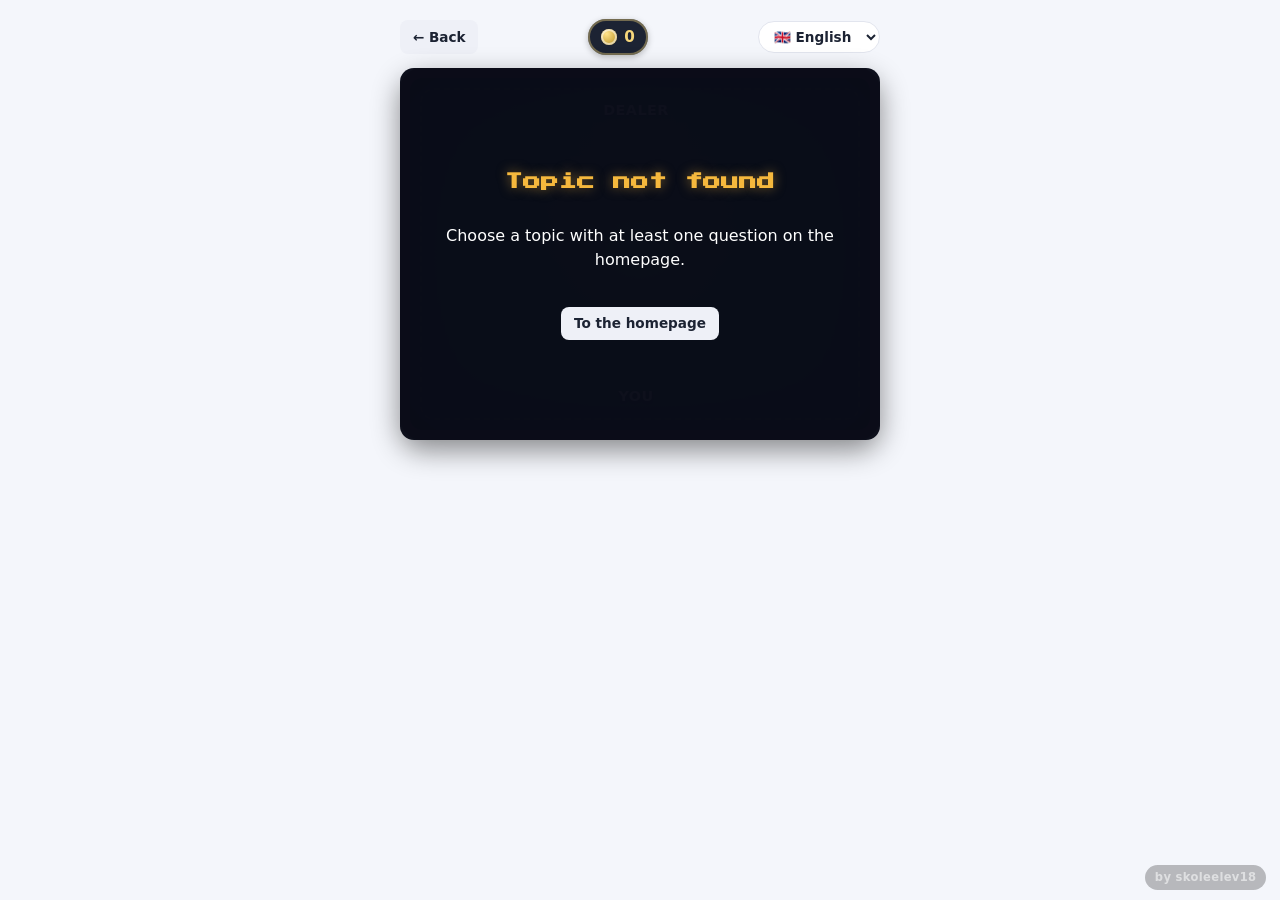
<file: blackjack.html>
<!DOCTYPE html>
<html lang="no">
<head>
<meta charset="UTF-8" />
<meta name="viewport" content="width=device-width, initial-scale=1.0" />
<title>Quiz Blackjack — Triumph</title>
<link href="https://fonts.googleapis.com/css2?family=Press+Start+2P&display=swap" rel="stylesheet" />
<link rel="stylesheet" href="style.css?v=4" />
<link rel="stylesheet" href="flappy.css?v=4" />
<link rel="stylesheet" href="blackjack.css?v=4" />
</head>
<body class="game-body">
<div class="game-topbar">
  <a href="index.html" class="secondary back-link" data-i18n="backLink"></a>
  <div id="deck-title" class="deck-title"></div>
  <div class="chip-badge">
    <span class="chip-badge-icon"></span>
    <span id="chips-display">0</span>
  </div>
  <div id="coin-badge"></div>
  <div id="lang-switcher"></div>
</div>

<div class="bj-wrap">
  <div class="bj-table">
    <div class="bj-felt-ring"></div>

    <div class="bj-row bj-row-dealer">
      <div class="bj-label"><span data-i18n="dealerLabel"></span> <span id="dealer-total" class="bj-total"></span></div>
      <div id="dealer-cards" class="bj-cards"></div>
    </div>

    <p id="bj-message" class="bj-message" aria-live="polite"></p>

    <div class="bj-row bj-row-player">
      <div id="player-cards" class="bj-cards"></div>
      <div class="bj-label"><span data-i18n="playerLabel"></span> <span id="player-total" class="bj-total"></span></div>
    </div>
  </div>

  <div id="panel-betting" class="bj-panel">
    <p class="bj-panel-title" data-i18n="chooseBet"></p>
    <div id="bet-buttons" class="chip-rack"></div>
    <div class="bet-custom">
      <input type="number" id="bet-input" min="1" value="10" />
      <button id="deal-btn" data-i18n="dealBtn"></button>
    </div>
  </div>

  <div id="panel-playing" class="bj-panel bj-panel-round hidden">
    <button id="hit-btn" class="round-btn round-btn-hit" data-i18n="hitBtn"></button>
    <button id="double-btn" class="round-btn round-btn-double" data-i18n="doubleBtn"></button>
    <button id="stand-btn" class="round-btn round-btn-stand" data-i18n="standBtn"></button>
  </div>

  <div id="panel-resolved" class="bj-panel hidden">
    <p id="resolved-text" aria-live="polite"></p>
    <button id="continue-btn" data-i18n="continueBtn"></button>
  </div>

  <div id="overlay-question" class="overlay hidden">
    <p id="question-progress" class="question-progress"></p>
    <h3 id="question-text" aria-live="polite"></h3>
    <div id="question-options" class="question-options"></div>
    <p id="question-feedback" class="question-feedback" aria-live="polite"></p>
    <button id="next-question-btn" class="hidden" data-i18n="nextQuestionBtn"></button>
  </div>

  <div id="overlay-empty" class="overlay hidden">
    <h2 data-i18n="emptyDeckTitle"></h2>
    <p data-i18n="emptyDeckText"></p>
    <a href="index.html" class="secondary back-link" data-i18n="toHomepage"></a>
  </div>
</div>

<div class="watermark">by skoleelev18</div>

<script src="js/i18n.js?v=4"></script>
<script src="js/storage.js?v=4"></script>
<script src="js/coins.js?v=4"></script>
<script src="js/theme.js?v=4"></script>
<script src="js/blackjack.js?v=4"></script>
</body>
</html>
</file>
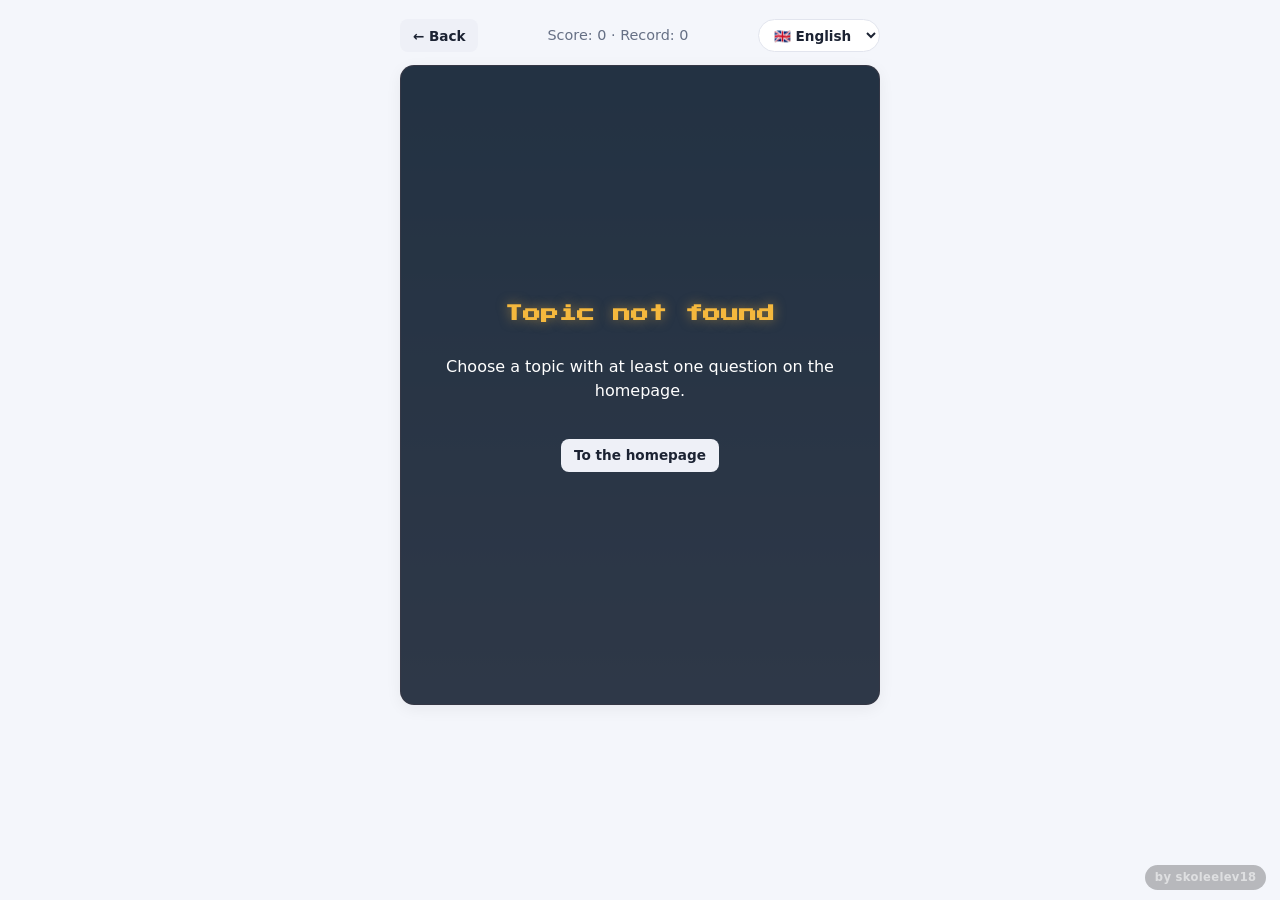
<file: flappy.html>
<!DOCTYPE html>
<html lang="no">
<head>
<meta charset="UTF-8" />
<meta name="viewport" content="width=device-width, initial-scale=1.0" />
<title>Flappy Quiz — Triumph</title>
<link href="https://fonts.googleapis.com/css2?family=Press+Start+2P&display=swap" rel="stylesheet" />
<link rel="stylesheet" href="style.css?v=4" />
<link rel="stylesheet" href="flappy.css?v=4" />
</head>
<body class="game-body">
<div class="game-topbar">
  <a href="index.html" class="secondary back-link" data-i18n="backLink"></a>
  <div id="deck-title" class="deck-title"></div>
  <div class="score-line">
    <span data-i18n="pointsLabel"></span>: <span id="score-display">0</span> ·
    <span data-i18n="recordLabel"></span>: <span id="highscore-display">0</span>
  </div>
  <div id="coin-badge"></div>
  <div id="lang-switcher"></div>
</div>

<div class="game-wrap">
  <canvas id="game-canvas" width="480" height="640" role="img" aria-label="Flappy Quiz spillbrett"></canvas>

  <div id="overlay-start" class="overlay">
    <h2 data-i18n="flappyTitle"></h2>
    <p id="overlay-start-text" data-i18n="flappyIntro"></p>
    <p data-i18n="flappyIntro2"></p>
    <button id="start-btn" data-i18n="startGameBtn"></button>
  </div>

  <div id="overlay-question" class="overlay hidden">
    <h3 id="question-text" aria-live="polite"></h3>
    <div id="question-options" class="question-options"></div>
    <p id="question-feedback" class="question-feedback" aria-live="polite"></p>
  </div>

  <div id="overlay-gameover" class="overlay hidden">
    <h2 data-i18n="gameOverTitle"></h2>
    <p id="gameover-summary" aria-live="polite"></p>
    <button id="restart-btn" data-i18n="playAgainBtn"></button>
    <a href="index.html" class="secondary back-link" data-i18n="backToDecks"></a>
  </div>

  <div id="overlay-empty" class="overlay hidden">
    <h2 data-i18n="emptyDeckTitle"></h2>
    <p data-i18n="emptyDeckText"></p>
    <a href="index.html" class="secondary back-link" data-i18n="toHomepage"></a>
  </div>
</div>

<div class="watermark">by skoleelev18</div>

<script src="js/i18n.js?v=4"></script>
<script src="js/storage.js?v=4"></script>
<script src="js/coins.js?v=4"></script>
<script src="js/theme.js?v=4"></script>
<script src="js/flappy.js?v=4"></script>
</body>
</html>
</file>
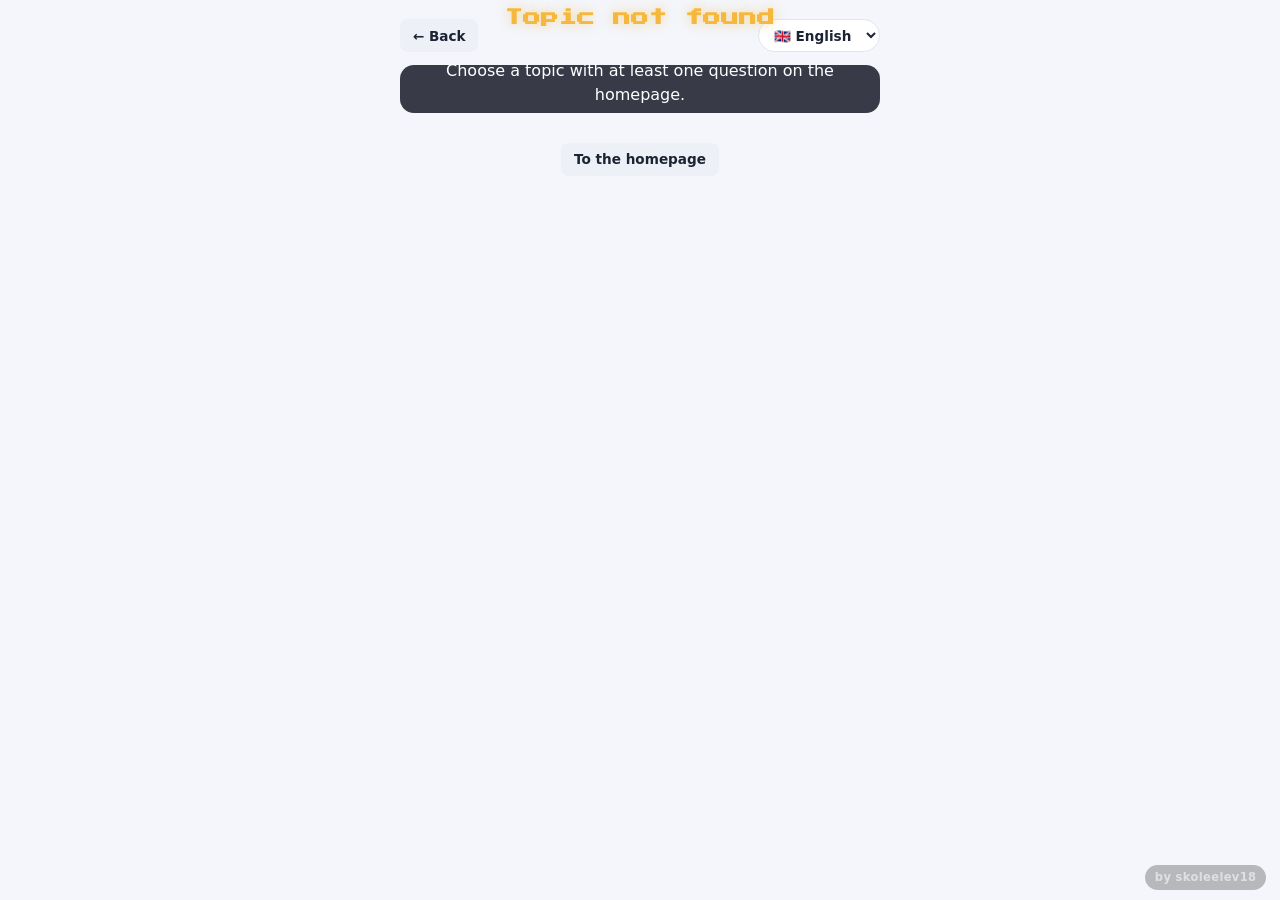
<file: flashcards.html>
<!DOCTYPE html>
<html lang="no">
<head>
<meta charset="UTF-8" />
<meta name="viewport" content="width=device-width, initial-scale=1.0" />
<title>Flashcards — Triumph</title>
<link href="https://fonts.googleapis.com/css2?family=Press+Start+2P&display=swap" rel="stylesheet" />
<link rel="stylesheet" href="style.css?v=4" />
<link rel="stylesheet" href="flappy.css?v=4" />
<link rel="stylesheet" href="flashcards.css?v=4" />
</head>
<body class="game-body">
<div class="game-topbar">
  <a href="index.html" class="secondary back-link" data-i18n="backLink"></a>
  <div id="deck-title" class="deck-title"></div>
  <div class="score-line">
    <span id="progress-label"></span>
  </div>
  <div id="coin-badge"></div>
  <div id="lang-switcher"></div>
</div>

<div class="fc-wrap">
  <div id="overlay-empty" class="overlay hidden">
    <h2 data-i18n="emptyDeckTitle"></h2>
    <p data-i18n="emptyDeckText"></p>
    <a href="index.html" class="secondary back-link" data-i18n="toHomepage"></a>
  </div>

  <div id="fc-game">
    <div class="flip-card" id="flip-card" tabindex="0" role="button" aria-live="polite">
      <div class="flip-card-inner">
        <div class="flip-card-front">
          <p class="fc-eyebrow" data-i18n="fcQuestionLabel"></p>
          <p id="fc-question" class="fc-text"></p>
          <p class="fc-hint" data-i18n="fcTapToFlip"></p>
        </div>
        <div class="flip-card-back">
          <p class="fc-eyebrow" data-i18n="fcAnswerLabel"></p>
          <p id="fc-answer" class="fc-text"></p>
        </div>
      </div>
    </div>

    <div id="fc-flip-controls" class="fc-controls">
      <button id="flip-btn" data-i18n="fcShowAnswerBtn"></button>
    </div>

    <div id="fc-rate-controls" class="fc-controls hidden">
      <button id="fc-unknown-btn" class="fc-rate-btn fc-rate-no" data-i18n="fcDidNotKnowBtn"></button>
      <button id="fc-known-btn" class="fc-rate-btn fc-rate-yes" data-i18n="fcKnewItBtn"></button>
    </div>
  </div>

  <div id="fc-summary" class="bj-panel hidden">
    <h2 data-i18n="fcSummaryTitle"></h2>
    <p id="fc-summary-text" aria-live="polite"></p>
    <div class="fc-summary-actions">
      <button id="fc-retry-unknown-btn" class="hidden" data-i18n="fcRetryUnknownBtn"></button>
      <button id="fc-restart-btn" class="secondary" data-i18n="fcRestartBtn"></button>
      <a href="index.html" class="secondary back-link" data-i18n="backToDecks"></a>
    </div>
  </div>
</div>

<div class="watermark">by skoleelev18</div>

<script src="js/i18n.js?v=4"></script>
<script src="js/storage.js?v=4"></script>
<script src="js/coins.js?v=4"></script>
<script src="js/theme.js?v=4"></script>
<script src="js/flashcards.js?v=4"></script>
</body>
</html>
</file>
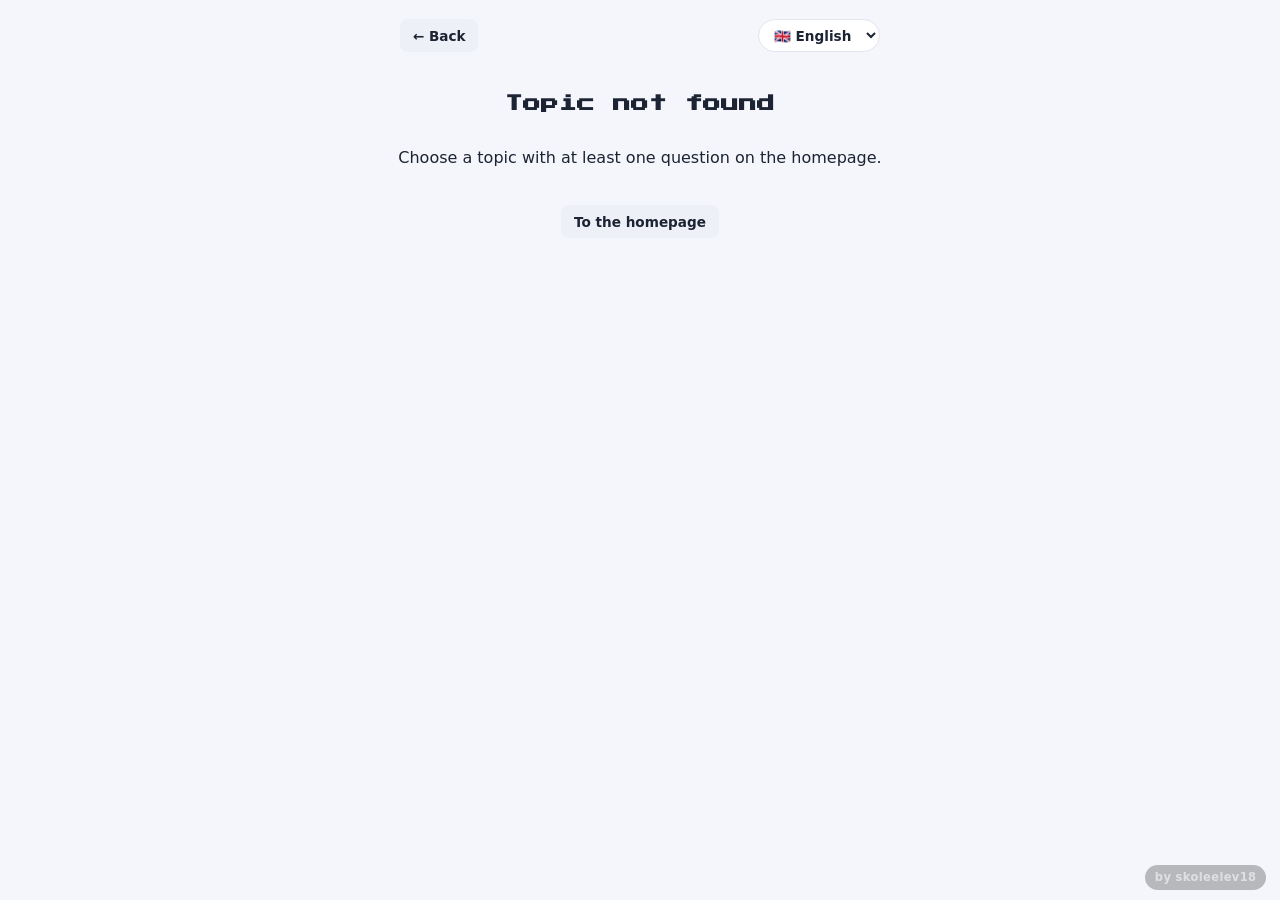
<file: progress.html>
<!DOCTYPE html>
<html lang="no">
<head>
<meta charset="UTF-8" />
<meta name="viewport" content="width=device-width, initial-scale=1.0" />
<title>Fremgang — Triumph</title>
<link href="https://fonts.googleapis.com/css2?family=Press+Start+2P&display=swap" rel="stylesheet" />
<link rel="stylesheet" href="style.css?v=4" />
<link rel="stylesheet" href="flappy.css?v=4" />
<link rel="stylesheet" href="progress.css?v=4" />
</head>
<body class="game-body">
<div class="game-topbar">
  <a href="index.html" class="secondary back-link" data-i18n="backLink"></a>
  <div id="deck-title" class="deck-title"></div>
  <div id="lang-switcher"></div>
</div>

<div class="pg-wrap">
  <div id="overlay-empty" class="overlay hidden" style="position: static; background: none; color: var(--text);">
    <h2 data-i18n="emptyDeckTitle" style="color: var(--text); text-shadow: none;"></h2>
    <p data-i18n="emptyDeckText"></p>
    <a href="index.html" class="secondary back-link" data-i18n="toHomepage"></a>
  </div>

  <div id="pg-content">
    <div class="card pg-summary-card">
      <p class="pg-summary-text" id="pg-summary"></p>
    </div>

    <div id="pg-list" class="pg-list"></div>

    <div id="pg-not-attempted" class="card">
      <p class="pg-section-title" data-i18n="notAttemptedHeading"></p>
      <ul id="pg-not-attempted-list" class="pg-plain-list"></ul>
    </div>

    <button id="reset-stats-btn" class="danger" data-i18n="resetStatsBtn"></button>
  </div>
</div>

<div class="watermark">by skoleelev18</div>

<script src="js/i18n.js?v=4"></script>
<script src="js/storage.js?v=4"></script>
<script src="js/coins.js?v=4"></script>
<script src="js/theme.js?v=4"></script>
<script src="js/progress.js?v=4"></script>
</body>
</html>
</file>
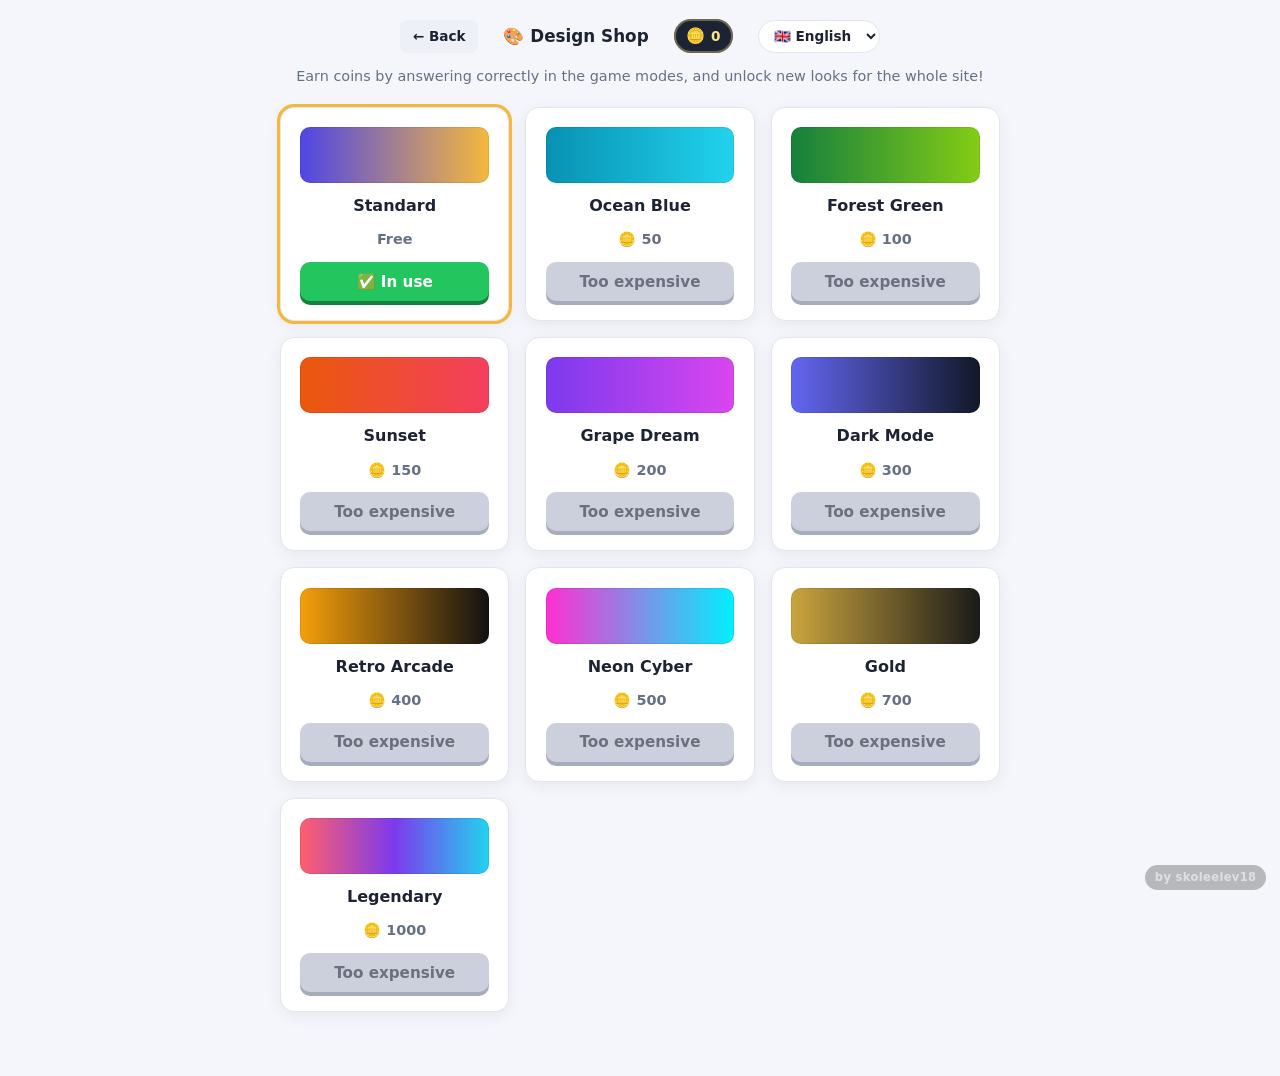
<file: shop.html>
<!DOCTYPE html>
<html lang="no">
<head>
<meta charset="UTF-8" />
<meta name="viewport" content="width=device-width, initial-scale=1.0" />
<title>Design-butikk — Triumph</title>
<link href="https://fonts.googleapis.com/css2?family=Press+Start+2P&display=swap" rel="stylesheet" />
<link rel="stylesheet" href="style.css?v=4" />
<link rel="stylesheet" href="flappy.css?v=4" />
<link rel="stylesheet" href="shop.css?v=4" />
</head>
<body class="game-body">
<div class="game-topbar">
  <a href="index.html" class="secondary back-link" data-i18n="backLink"></a>
  <div class="deck-title" data-i18n="shopHeading"></div>
  <div id="coin-badge"></div>
  <div id="lang-switcher"></div>
</div>

<div class="shop-wrap">
  <p class="shop-hint" data-i18n="shopHint"></p>
  <div id="shop-grid" class="shop-grid"></div>
</div>

<div class="watermark">by skoleelev18</div>

<script src="js/i18n.js?v=4"></script>
<script src="js/coins.js?v=4"></script>
<script src="js/theme.js?v=4"></script>
<script src="js/shop.js?v=4"></script>
</body>
</html>
</file>
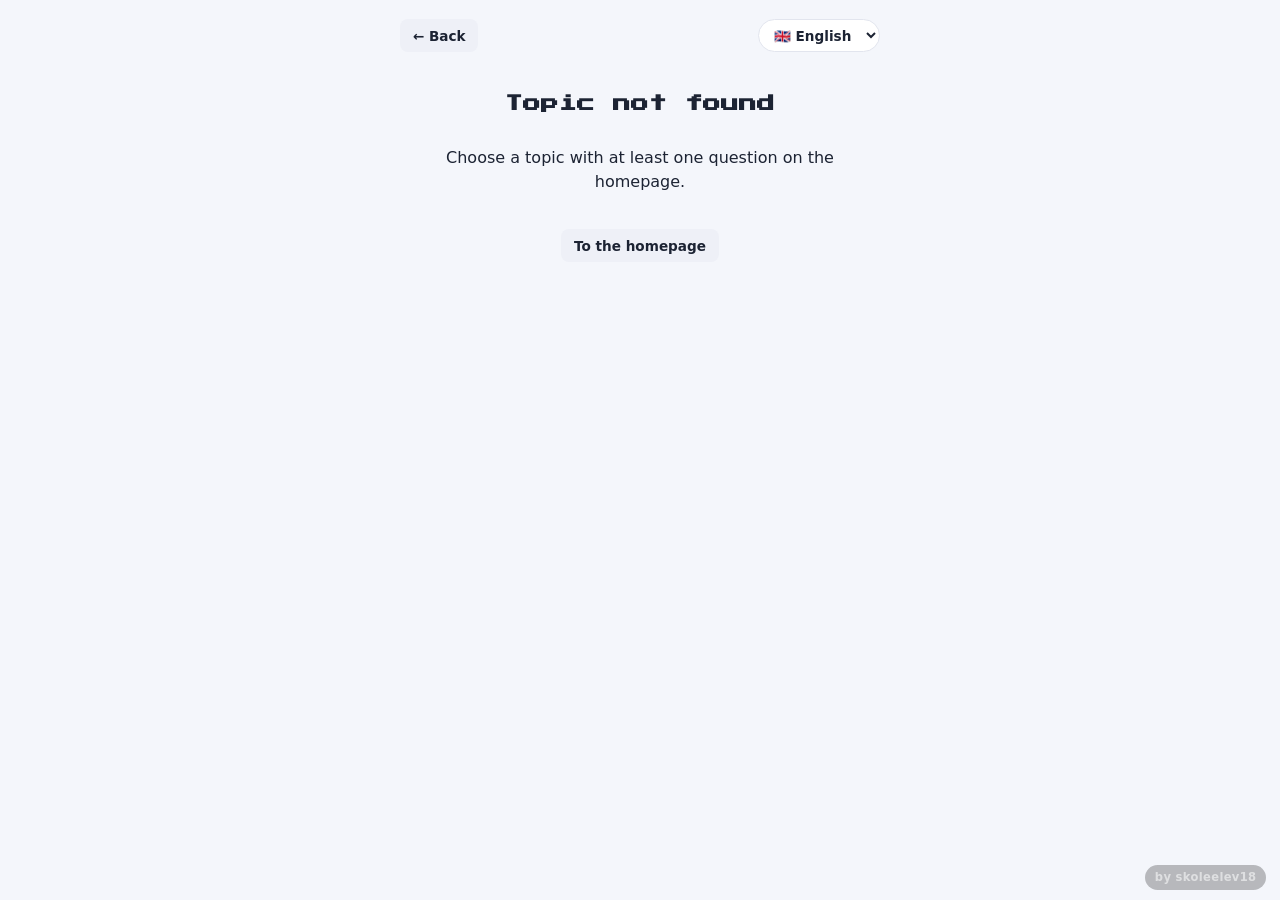
<file: truefalse.html>
<!DOCTYPE html>
<html lang="no">
<head>
<meta charset="UTF-8" />
<meta name="viewport" content="width=device-width, initial-scale=1.0" />
<title>Sant eller Usant — Triumph</title>
<link href="https://fonts.googleapis.com/css2?family=Press+Start+2P&display=swap" rel="stylesheet" />
<link rel="stylesheet" href="style.css?v=4" />
<link rel="stylesheet" href="flappy.css?v=4" />
<link rel="stylesheet" href="truefalse.css?v=4" />
</head>
<body class="game-body">
<div class="game-topbar">
  <a href="index.html" class="secondary back-link" data-i18n="backLink"></a>
  <div id="deck-title" class="deck-title"></div>
  <div class="score-line">
    <span id="tf-progress-label"></span>
  </div>
  <div id="coin-badge"></div>
  <div id="lang-switcher"></div>
</div>

<div class="tf-wrap">
  <div id="overlay-empty" class="overlay hidden" style="position: static; background: none; color: var(--text);">
    <h2 data-i18n="emptyDeckTitle" style="color: var(--text); text-shadow: none;"></h2>
    <p data-i18n="emptyDeckText"></p>
    <a href="index.html" class="secondary back-link" data-i18n="toHomepage"></a>
  </div>

  <div id="tf-game">
    <div class="tf-card">
      <p class="tf-eyebrow" data-i18n="tfQuestionLabel"></p>
      <p id="tf-question" class="tf-text" aria-live="polite"></p>
      <p class="tf-eyebrow" data-i18n="tfStatementLabel"></p>
      <p id="tf-statement" class="tf-statement" aria-live="polite"></p>
      <p id="tf-feedback" class="tf-feedback" aria-live="polite"></p>
    </div>

    <div id="tf-answer-controls" class="tf-controls">
      <button id="tf-false-btn" class="round-btn round-btn-stand" data-i18n="tfFalseBtn"></button>
      <button id="tf-true-btn" class="round-btn round-btn-hit" data-i18n="tfTrueBtn"></button>
    </div>

    <button id="tf-next-btn" class="hidden" data-i18n="nextQuestionBtn"></button>
  </div>

  <div id="tf-summary" class="bj-panel hidden">
    <h2 data-i18n="tfSummaryTitle"></h2>
    <p id="tf-summary-text"></p>
    <button id="tf-restart-btn" class="secondary" data-i18n="fcRestartBtn"></button>
    <a href="index.html" class="secondary back-link" data-i18n="backToDecks"></a>
  </div>
</div>

<div class="watermark">by skoleelev18</div>

<script src="js/i18n.js?v=4"></script>
<script src="js/storage.js?v=4"></script>
<script src="js/coins.js?v=4"></script>
<script src="js/theme.js?v=4"></script>
<script src="js/truefalse.js?v=4"></script>
</body>
</html>
</file>
<file: style.css>
:root {
  --bg: #f4f6fb;
  --card-bg: #ffffff;
  --text: #1c2333;
  --muted: #667085;
  --primary: #4f46e5;
  --primary-dark: #3f37c9;
  --accent: #22c55e;
  --danger: #ef4444;
  --gold: #f5b83d;
  --border: #e2e5ee;
  --radius: 14px;
  --shadow: 0 4px 16px rgba(20, 24, 40, 0.06);
  --arcade-font: "Press Start 2P", "Courier New", monospace;
}

* {
  box-sizing: border-box;
}

.watermark {
  position: fixed;
  bottom: 10px;
  right: 14px;
  font-size: 0.72rem;
  font-weight: 700;
  letter-spacing: 0.03em;
  color: rgba(255, 255, 255, 0.55);
  background: rgba(0, 0, 0, 0.25);
  padding: 0.25rem 0.6rem;
  border-radius: 999px;
  pointer-events: none;
  z-index: 50;
}

body {
  margin: 0;
  font-family: "Segoe UI", system-ui, -apple-system, sans-serif;
  background: var(--bg);
  color: var(--text);
  line-height: 1.5;
}

.lang-switcher {
  position: absolute;
  top: 1rem;
  right: 1rem;
}

.header-controls {
  position: absolute;
  top: 1rem;
  left: 1rem;
  display: flex;
  align-items: center;
  gap: 0.5rem;
  flex-wrap: wrap;
}

.header-controls a {
  text-decoration: none;
  font-size: 0.8rem;
  padding: 0.4rem 0.7rem;
}

.lang-select {
  font-family: inherit;
  font-size: 0.85rem;
  font-weight: 600;
  padding: 0.4rem 0.7rem;
  border-radius: 999px;
  border: 1px solid var(--border);
  background: var(--card-bg);
  color: var(--text);
  cursor: pointer;
}

.site-header {
  position: relative;
  text-align: center;
  padding: 3rem 1rem 3rem;
  margin: 0 0 0.5rem;
  background:
    radial-gradient(ellipse at 20% 0%, rgba(245, 184, 61, 0.18), transparent 55%),
    radial-gradient(ellipse at 80% 100%, rgba(79, 70, 229, 0.35), transparent 55%),
    linear-gradient(160deg, #14162b, #1c1f3d 55%, #14162b);
  overflow: hidden;
  box-shadow: inset 0 -1px 0 rgba(255, 255, 255, 0.06);
}

.site-header::before {
  content: "";
  position: absolute;
  inset: 0;
  background-image: repeating-linear-gradient(
    0deg,
    rgba(255, 255, 255, 0.035) 0px,
    rgba(255, 255, 255, 0.035) 1px,
    transparent 1px,
    transparent 3px
  );
  pointer-events: none;
}

.site-header h1 {
  position: relative;
  margin: 0;
  font-family: var(--arcade-font);
  font-size: 1.9rem;
  line-height: 1.4;
  letter-spacing: 0.02em;
  background: linear-gradient(90deg, #f5b83d, #ff8ac1, #7c9dff);
  -webkit-background-clip: text;
  background-clip: text;
  color: transparent;
  text-shadow: 0 0 18px rgba(124, 157, 255, 0.45);
}

.tagline {
  position: relative;
  color: #b8bdd9;
  margin-top: 1rem;
  font-size: 0.95rem;
}

main {
  max-width: 780px;
  margin: 0 auto;
  padding: 0 1rem 3rem;
  display: flex;
  flex-direction: column;
  gap: 1.5rem;
}

.card {
  background: var(--card-bg);
  border: 1px solid var(--border);
  border-top: 4px solid var(--primary);
  border-radius: var(--radius);
  box-shadow: var(--shadow);
  padding: 1.5rem;
}

#manual-section {
  border-top-color: var(--gold);
}

#ai-section {
  border-top-color: var(--accent);
}

.card h2 {
  margin-top: 0;
}

.hint {
  color: var(--muted);
  font-size: 0.92rem;
}

.ocr-controls {
  display: flex;
  gap: 0.6rem;
}

.ocr-status {
  margin: 0;
  font-weight: 600;
  color: var(--muted);
}

.ocr-status.error {
  color: var(--danger);
}

/* ---- Faner (tabs) ---- */

.tab-bar {
  display: flex;
  gap: 0.4rem;
  border-bottom: 2px solid var(--border);
  margin-bottom: 1.2rem;
  flex-wrap: wrap;
}

.tab-bar .tab-btn {
  background: transparent;
  color: var(--muted);
  box-shadow: none;
  border-radius: 8px 8px 0 0;
  padding: 0.6rem 1rem;
  margin-bottom: -2px;
  border-bottom: 2px solid transparent;
}

.tab-bar .tab-btn:hover {
  background: var(--bg);
  transform: none;
}

.tab-bar .tab-btn.active {
  color: var(--primary);
  border-bottom: 2px solid var(--primary);
  box-shadow: none;
}

.tab-bar.small {
  margin-bottom: 0.9rem;
}

.tab-bar.small .tab-btn {
  font-size: 0.85rem;
  padding: 0.4rem 0.8rem;
}

/* ---- "Finn et tema"-boks (LK20 / OCR) ---- */

.findtopic-widget {
  border: 1px dashed var(--border);
  border-radius: 10px;
  padding: 1rem;
  margin-bottom: 1.2rem;
  display: flex;
  flex-direction: column;
  gap: 0.5rem;
}

.findtopic-heading {
  margin: 0 0 0.3rem;
  font-weight: 700;
}

/* ---- Kontakt support (collapsible) ---- */

#contact-details summary {
  cursor: pointer;
  font-weight: 700;
  font-size: 1.1rem;
  padding: 1rem 1.5rem;
  background: var(--card-bg);
  border: 1px solid var(--border);
  border-radius: var(--radius);
  list-style: none;
}

#contact-details summary::-webkit-details-marker {
  display: none;
}

#contact-details summary::before {
  content: "▸ ";
  color: var(--muted);
}

#contact-details[open] summary::before {
  content: "▾ ";
}

#contact-details[open] summary {
  border-radius: var(--radius) var(--radius) 0 0;
  border-bottom: none;
}

#contact-details .contact-card {
  border-radius: 0 0 var(--radius) var(--radius);
  border-top: none;
  box-shadow: none;
}

form {
  display: flex;
  flex-direction: column;
  gap: 0.9rem;
}

label {
  display: flex;
  flex-direction: column;
  gap: 0.35rem;
  font-size: 0.9rem;
  font-weight: 600;
  color: var(--text);
}

input[type="text"],
input[type="number"],
select,
textarea {
  font-family: inherit;
  font-size: 1rem;
  font-weight: 400;
  padding: 0.6rem 0.7rem;
  border-radius: 8px;
  border: 1px solid var(--border);
  background: #fbfcfe;
  color: var(--text);
}

textarea {
  resize: vertical;
}

.inline-form {
  flex-direction: row;
  gap: 0.6rem;
  margin-top: 1rem;
}

.inline-form input {
  flex: 1;
}

.options-grid {
  display: grid;
  grid-template-columns: 1fr 1fr;
  gap: 0.9rem;
}

@media (max-width: 520px) {
  .options-grid {
    grid-template-columns: 1fr;
  }
}

.correct-answer {
  border: 1px solid var(--border);
  border-radius: 8px;
  padding: 0.6rem 0.9rem;
  display: flex;
  gap: 1.2rem;
  flex-wrap: wrap;
}

.correct-answer legend {
  font-weight: 600;
  padding: 0 0.4rem;
}

.correct-answer label {
  flex-direction: row;
  align-items: center;
  gap: 0.4rem;
  font-weight: 400;
}

button {
  cursor: pointer;
  font-family: inherit;
  font-size: 0.95rem;
  font-weight: 700;
  color: #fff;
  background: var(--primary);
  border: none;
  border-radius: 10px;
  padding: 0.65rem 1.1rem;
  box-shadow: 0 4px 0 var(--primary-dark);
  transition: transform 0.1s ease, box-shadow 0.1s ease, background 0.15s ease;
}

button:hover {
  background: var(--primary-dark);
  transform: translateY(-1px);
  box-shadow: 0 5px 0 #2f2996;
}

button:active {
  transform: translateY(3px);
  box-shadow: 0 1px 0 var(--primary-dark);
}

button.secondary {
  background: #eef0f7;
  color: var(--text);
  box-shadow: 0 4px 0 #cfd3e4;
}

button.secondary:hover {
  background: #e2e5f2;
  box-shadow: 0 5px 0 #bfc4dc;
}

button.danger {
  background: var(--danger);
  box-shadow: 0 4px 0 #b91c1c;
}

button.danger:hover {
  box-shadow: 0 5px 0 #991616;
}

.hidden {
  display: none !important;
}

.deck-list {
  display: flex;
  flex-direction: column;
  gap: 0.75rem;
  margin-bottom: 0.5rem;
}

.deck-card {
  border: 1px solid var(--border);
  border-left: 5px solid var(--primary);
  border-radius: 10px;
  padding: 0.9rem 1rem;
  display: flex;
  justify-content: space-between;
  align-items: center;
  flex-wrap: wrap;
  gap: 0.6rem;
  transition: transform 0.15s ease, box-shadow 0.15s ease;
}

.deck-card:hover {
  transform: translateY(-2px);
  box-shadow: var(--shadow);
}

.deck-card:nth-of-type(3n+1) { border-left-color: var(--primary); }
.deck-card:nth-of-type(3n+2) { border-left-color: var(--gold); }
.deck-card:nth-of-type(3n+3) { border-left-color: var(--accent); }

.deck-info strong {
  font-size: 1.05rem;
}

.deck-info .meta {
  color: var(--muted);
  font-size: 0.85rem;
}

.deck-actions {
  display: flex;
  gap: 0.5rem;
  flex-wrap: wrap;
}

.deck-actions a,
.deck-actions button {
  text-decoration: none;
  font-size: 0.85rem;
  padding: 0.45rem 0.8rem;
}

.empty-state {
  color: var(--muted);
  font-style: italic;
}

.onboarding-card {
  border: 1px dashed var(--primary);
  background: color-mix(in srgb, var(--primary) 6%, var(--card-bg));
}

.onboarding-steps {
  display: flex;
  flex-wrap: wrap;
  gap: 1rem;
  margin-top: 0.5rem;
}

.onboarding-step {
  flex: 1 1 180px;
  min-width: 160px;
}

.onboarding-step-title {
  font-weight: 700;
  margin: 0 0 0.2rem;
}

.onboarding-step-text {
  color: var(--muted);
  font-size: 0.9rem;
  margin: 0;
}

.mode-list {
  display: flex;
  flex-wrap: wrap;
  gap: 0.6rem;
  width: 100%;
}

.mode-item {
  display: flex;
  flex-direction: column;
  gap: 0.2rem;
  max-width: 220px;
}

.mode-desc {
  color: var(--muted);
  font-size: 0.75rem;
  line-height: 1.2;
}

.mode-recommended-badge {
  margin-right: 0.3rem;
}

#import-status,
#deck-import-status {
  font-size: 0.9rem;
  font-weight: 600;
}

#import-status.success,
#deck-import-status.success {
  color: var(--accent);
}

#import-status.error,
#deck-import-status.error {
  color: var(--danger);
}

.question-list {
  margin-top: 1rem;
  display: flex;
  flex-direction: column;
  gap: 0.5rem;
}

.question-item {
  border: 1px solid var(--border);
  border-radius: 8px;
  padding: 0.6rem 0.8rem;
  display: flex;
  justify-content: space-between;
  align-items: flex-start;
  gap: 0.6rem;
  font-size: 0.9rem;
}

.question-edit-form {
  border: 1px solid var(--primary);
  border-radius: 8px;
  padding: 0.7rem 0.8rem;
  display: flex;
  flex-direction: column;
  gap: 0.5rem;
}

.question-edit-form .options-grid label {
  display: flex;
  align-items: center;
  gap: 0.4rem;
}

.question-edit-form .options-grid input[type="text"] {
  flex: 1;
}

.site-footer {
  text-align: center;
  color: var(--muted);
  font-size: 0.85rem;
  padding: 1rem;
}

.footer-credit {
  margin-top: 0.5rem;
  font-family: var(--arcade-font);
  font-size: 0.65rem;
  letter-spacing: 0.02em;
  color: var(--primary);
}

.coin-badge {
  display: inline-flex;
  align-items: center;
  gap: 0.4rem;
  background: #1c2333;
  color: #ffe38a;
  padding: 0.35rem 0.75rem;
  border-radius: 999px;
  font-weight: 800;
  font-size: 0.85rem;
  box-shadow: inset 0 0 0 2px rgba(255, 227, 138, 0.35);
}

.coin-badge-icon {
  font-size: 0.95rem;
}

/* ---- Kjøpbare fargetemaer ---- */

:root[data-theme="ocean"] {
  --primary: #0891b2;
  --primary-dark: #0e7490;
  --accent: #22d3ee;
  --gold: #38bdf8;
  --bg: #eafcff;
  --border: #bae6fd;
}

:root[data-theme="forest"] {
  --primary: #15803d;
  --primary-dark: #166534;
  --accent: #84cc16;
  --gold: #a3e635;
  --bg: #f0fdf4;
  --border: #bbf7d0;
}

:root[data-theme="sunset"] {
  --primary: #ea580c;
  --primary-dark: #c2410c;
  --accent: #f43f5e;
  --gold: #fb923c;
  --bg: #fff7ed;
  --border: #fed7aa;
}

:root[data-theme="grape"] {
  --primary: #7c3aed;
  --primary-dark: #6d28d9;
  --accent: #d946ef;
  --gold: #e879f9;
  --bg: #faf5ff;
  --border: #e9d5ff;
}

:root[data-theme="dark"] {
  --bg: #0f1220;
  --card-bg: #1a1e33;
  --text: #e8eaf6;
  --muted: #9aa0c3;
  --primary: #6366f1;
  --primary-dark: #4f46e5;
  --accent: #34d399;
  --gold: #fbbf24;
  --border: #2b3050;
}

:root[data-theme="retro"] {
  --bg: #0a0a0a;
  --card-bg: #161616;
  --text: #f5b83d;
  --muted: #b98a2e;
  --primary: #f59e0b;
  --primary-dark: #b45309;
  --accent: #f5b83d;
  --gold: #ffcc66;
  --border: #3a2e12;
}

:root[data-theme="neon"] {
  --bg: #0b0014;
  --card-bg: #16021f;
  --text: #f5f3ff;
  --muted: #c9a9ff;
  --primary: #ff2fd0;
  --primary-dark: #c2189f;
  --accent: #00f0ff;
  --gold: #00f0ff;
  --border: #3a0a4a;
}

:root[data-theme="gold"] {
  --bg: #0d0d0d;
  --card-bg: #1a1a1a;
  --text: #f5e7c1;
  --muted: #c9b37a;
  --primary: #caa53d;
  --primary-dark: #a3812a;
  --accent: #e8c766;
  --gold: #f0d98c;
  --border: #3a2f14;
}

:root[data-theme="legendary"] {
  --primary: #7c3aed;
  --primary-dark: #6d28d9;
  --accent: #22d3ee;
  --gold: #ff5f6d;
  --bg: #f7f5ff;
  --border: #e4d9ff;
}

:root[data-theme="legendary"] .card,
:root[data-theme="legendary"] .bj-panel,
:root[data-theme="legendary"] .deck-card,
:root[data-theme="legendary"] .shop-card {
  border: 3px solid transparent;
  background-image: linear-gradient(var(--card-bg), var(--card-bg)),
    linear-gradient(90deg, #ff5f6d, #7c3aed, #22d3ee, #ff5f6d);
  background-origin: border-box;
  background-clip: padding-box, border-box;
  background-size: 100% 100%, 300% 100%;
  animation: legendary-border 6s linear infinite;
}

@keyframes legendary-border {
  to {
    background-position: 0 0, -300% 0;
  }
}

:root[data-theme="legendary"] .site-header {
  background: linear-gradient(270deg, #ff5f6d, #7c3aed, #22d3ee, #ff5f6d);
  background-size: 400% 400%;
  animation: legendary-bg 10s ease infinite;
}

@keyframes legendary-bg {
  0% { background-position: 0% 50%; }
  50% { background-position: 100% 50%; }
  100% { background-position: 0% 50%; }
}
</file>
<file: flappy.css>
.game-body {
  display: flex;
  flex-direction: column;
  align-items: center;
  padding: 1.2rem 1rem 2rem;
  gap: 0.8rem;
  min-height: 100vh;
}

.game-topbar {
  width: 100%;
  max-width: 480px;
  display: flex;
  align-items: center;
  justify-content: space-between;
  gap: 0.6rem;
  flex-wrap: wrap;
}

.back-link {
  display: inline-block;
  background: #eef0f7;
  color: var(--text);
  border-radius: 8px;
  padding: 0.4rem 0.8rem;
  font-size: 0.85rem;
  font-weight: 600;
  text-decoration: none;
}

.deck-title {
  font-weight: 700;
  font-size: 1.05rem;
}

.score-line {
  font-size: 0.9rem;
  color: var(--muted);
}

.game-wrap {
  position: relative;
  width: 100%;
  max-width: 480px;
}

#game-canvas {
  width: 100%;
  height: auto;
  aspect-ratio: 480 / 640;
  display: block;
  background: linear-gradient(#7ec8e3, #bfe9ff);
  border-radius: var(--radius);
  border: 1px solid var(--border);
  box-shadow: var(--shadow);
  touch-action: manipulation;
}

.overlay {
  position: absolute;
  inset: 0;
  background: rgba(15, 18, 32, 0.82);
  color: #fff;
  border-radius: var(--radius);
  display: flex;
  flex-direction: column;
  align-items: center;
  justify-content: center;
  text-align: center;
  gap: 0.8rem;
  padding: 1.5rem;
}

.overlay h2,
.overlay h3 {
  margin: 0;
}

.overlay h2 {
  font-family: var(--arcade-font);
  font-size: 1.1rem;
  line-height: 1.6;
  color: var(--gold);
  text-shadow: 0 0 12px rgba(245, 184, 61, 0.5);
}

.overlay .back-link {
  margin-top: 0.4rem;
}

.overlay button {
  min-width: 160px;
}

.question-options {
  display: grid;
  grid-template-columns: 1fr 1fr;
  gap: 0.6rem;
  width: 100%;
  max-width: 380px;
}

.question-options button {
  background: #2c3350;
  white-space: normal;
  min-height: 3rem;
}

.question-options button:hover {
  background: #3a4368;
}

.question-options button.correct {
  background: var(--accent) !important;
}

.question-options button.correct::before {
  content: "✓ ";
}

.question-options button.incorrect {
  background: var(--danger) !important;
}

.question-options button.incorrect::before {
  content: "✗ ";
}

.question-feedback {
  min-height: 1.2rem;
  font-weight: 600;
}
</file>
<file: blackjack.css>
.chip-badge {
  display: flex;
  align-items: center;
  gap: 0.45rem;
  background: #1c2333;
  color: #f5d67b;
  padding: 0.4rem 0.85rem;
  border-radius: 999px;
  font-weight: 800;
  font-size: 0.95rem;
  box-shadow: inset 0 0 0 2px rgba(245, 214, 123, 0.4), 0 2px 6px rgba(0, 0, 0, 0.25);
}

.chip-badge-icon {
  width: 16px;
  height: 16px;
  border-radius: 50%;
  flex-shrink: 0;
  background: radial-gradient(circle at 35% 30%, #ffe38a, #caa53d 70%);
  box-shadow: inset 0 0 0 2px rgba(255, 255, 255, 0.55);
}

.bj-wrap {
  position: relative;
  width: 100%;
  max-width: 480px;
  display: flex;
  flex-direction: column;
  gap: 1rem;
}

.bj-table {
  position: relative;
  background:
    radial-gradient(ellipse at 50% 20%, rgba(255, 255, 255, 0.08), transparent 55%),
    radial-gradient(ellipse at center, #1c8348 0%, #0e6034 45%, #073d20 100%);
  border: 10px solid #5c3a1e;
  border-radius: 22px;
  box-shadow: 0 10px 28px rgba(0, 0, 0, 0.45), inset 0 0 70px rgba(0, 0, 0, 0.4);
  padding: 1.4rem 1.1rem;
  min-height: 360px;
  display: flex;
  flex-direction: column;
  justify-content: space-between;
  gap: 0.8rem;
  overflow: hidden;
}

.bj-felt-ring {
  position: absolute;
  inset: 10px;
  border: 2px dashed rgba(255, 255, 255, 0.14);
  border-radius: 14px;
  pointer-events: none;
}

.bj-row {
  display: flex;
  flex-direction: column;
  align-items: center;
  gap: 0.5rem;
}

.bj-label {
  color: #eafff2;
  font-weight: 700;
  font-size: 0.9rem;
  letter-spacing: 0.03em;
  text-transform: uppercase;
  display: flex;
  align-items: center;
  gap: 0.5rem;
  text-shadow: 0 1px 3px rgba(0, 0, 0, 0.5);
}

.bj-total {
  font-weight: 800;
  font-size: 0.95rem;
  color: #ffe38a;
  text-transform: none;
  letter-spacing: normal;
}

.bj-cards {
  display: flex;
  justify-content: center;
  min-height: 100px;
  padding: 0 1rem;
}

.bj-card {
  width: 66px;
  height: 92px;
  border-radius: 9px;
  background: linear-gradient(160deg, #ffffff, #eef0f5);
  box-shadow: 0 5px 12px rgba(0, 0, 0, 0.4), inset 0 0 0 1px rgba(0, 0, 0, 0.06);
  display: flex;
  flex-direction: column;
  justify-content: space-between;
  padding: 5px 6px;
  flex-shrink: 0;
  transition: transform 0.2s ease;
}

.bj-cards .bj-card:not(:first-child) {
  margin-left: -30px;
}

.bj-cards .bj-card:nth-child(1) { transform: rotate(-4deg); }
.bj-cards .bj-card:nth-child(2) { transform: rotate(2deg); }
.bj-cards .bj-card:nth-child(3) { transform: rotate(7deg); }
.bj-cards .bj-card:nth-child(4) { transform: rotate(12deg); }
.bj-cards .bj-card:nth-child(5) { transform: rotate(17deg); }

.bj-card-rank {
  font-weight: 800;
  font-size: 0.95rem;
  line-height: 1;
}

.bj-card-rank.bottom {
  align-self: flex-end;
  transform: rotate(180deg);
}

.bj-card-suit-center {
  font-size: 1.5rem;
  text-align: center;
}

.bj-card.red { color: #d21f3c; }
.bj-card.black { color: #1c2333; }

.bj-card.hidden-card {
  background:
    repeating-linear-gradient(45deg, #2a2f6b, #2a2f6b 6px, #3f37c9 6px, #3f37c9 12px);
  border: 2px solid rgba(255, 255, 255, 0.55);
  box-shadow: 0 5px 12px rgba(0, 0, 0, 0.4);
}

.bj-message {
  text-align: center;
  color: #fff;
  font-weight: 700;
  min-height: 1.4rem;
  margin: 0;
  text-shadow: 0 1px 3px rgba(0, 0, 0, 0.5);
}

.bj-panel {
  background: var(--card-bg);
  border: 1px solid var(--border);
  border-radius: var(--radius);
  box-shadow: var(--shadow);
  padding: 1.2rem;
  display: flex;
  flex-direction: column;
  align-items: center;
  gap: 0.9rem;
  text-align: center;
}

.bj-panel-title {
  margin: 0;
  font-weight: 700;
  color: var(--muted);
  font-size: 0.9rem;
  text-transform: uppercase;
  letter-spacing: 0.04em;
}

.chip-rack {
  display: flex;
  gap: 0.9rem;
  flex-wrap: wrap;
  justify-content: center;
  padding: 0.3rem 0;
}

.poker-chip {
  --chip-color: #b91c1c;
  width: 60px;
  height: 60px;
  border-radius: 50%;
  border: none;
  padding: 0;
  cursor: pointer;
  position: relative;
  background-image: repeating-conic-gradient(
    rgba(255, 255, 255, 0.92) 0deg 14deg,
    transparent 14deg 45deg
  );
  background-color: var(--chip-color);
  box-shadow: 0 5px 10px rgba(0, 0, 0, 0.35), inset 0 0 0 2px rgba(255, 255, 255, 0.5);
  transition: transform 0.15s ease, box-shadow 0.15s ease;
}

.poker-chip:hover {
  transform: translateY(-3px);
}

.poker-chip::after {
  content: "";
  position: absolute;
  inset: 9px;
  border-radius: 50%;
  background: var(--chip-color);
  border: 2px dashed rgba(255, 255, 255, 0.6);
  box-shadow: inset 0 2px 5px rgba(255, 255, 255, 0.35), inset 0 -4px 8px rgba(0, 0, 0, 0.35);
}

.poker-chip .poker-chip-label {
  position: relative;
  z-index: 1;
  color: #fff;
  font-weight: 800;
  font-size: 0.85rem;
  text-shadow: 0 1px 2px rgba(0, 0, 0, 0.6);
}

.poker-chip.chip-5 { --chip-color: #b91c1c; }
.poker-chip.chip-10 { --chip-color: #1d4ed8; }
.poker-chip.chip-25 { --chip-color: #15803d; }
.poker-chip.chip-50 { --chip-color: #27272a; }
.poker-chip.chip-allin {
  --chip-color: #b45309;
  background-image: repeating-conic-gradient(
    rgba(255, 232, 168, 0.95) 0deg 14deg,
    transparent 14deg 45deg
  );
}
.poker-chip.chip-allin::after {
  background: linear-gradient(160deg, #f5d67b, #b45309);
}

.poker-chip.selected {
  transform: translateY(-5px);
  box-shadow: 0 8px 16px rgba(0, 0, 0, 0.45), 0 0 0 3px #f5d67b;
}

.bet-custom {
  display: flex;
  gap: 0.6rem;
  align-items: center;
}

.bet-custom input {
  width: 90px;
  font-family: inherit;
  font-size: 1rem;
  padding: 0.6rem 0.7rem;
  border-radius: 8px;
  border: 1px solid var(--border);
  text-align: center;
}

.bj-panel-round {
  flex-direction: row;
  justify-content: center;
  gap: 1.4rem;
  background: transparent;
  border: none;
  box-shadow: none;
  padding: 0.4rem 0;
}

.round-btn {
  width: 82px;
  height: 82px;
  border-radius: 50%;
  border: 4px solid rgba(255, 255, 255, 0.85);
  color: #fff;
  font-weight: 800;
  font-size: 0.95rem;
  cursor: pointer;
  box-shadow: 0 8px 16px rgba(0, 0, 0, 0.4), inset 0 0 0 5px rgba(255, 255, 255, 0.08);
  transition: transform 0.15s ease;
}

.round-btn:hover:not(:disabled) {
  transform: translateY(-3px);
}

.round-btn:disabled {
  opacity: 0.4;
  cursor: not-allowed;
}

.round-btn-hit {
  background: radial-gradient(circle at 35% 30%, #4ade80, #15803d 75%);
  color: #052e12;
}

.round-btn-stand {
  background: radial-gradient(circle at 35% 30%, #f87171, #b91c1c 75%);
  color: #3b0a0a;
}

.round-btn-double {
  background: radial-gradient(circle at 35% 30%, #fde68a, #b45309 75%);
  color: #3b2400;
}

#resolved-text {
  font-weight: 700;
  font-size: 1.05rem;
}

.overlay {
  position: absolute;
  inset: 0;
  z-index: 5;
  background: rgba(10, 12, 24, 0.98);
  color: #fff;
  border-radius: var(--radius);
  display: flex;
  flex-direction: column;
  align-items: center;
  justify-content: center;
  text-align: center;
  gap: 0.8rem;
  padding: 1.5rem;
}

.overlay h2,
.overlay h3 {
  margin: 0;
}

.question-progress {
  color: #a5b4fc;
  font-weight: 600;
  margin: 0;
}

.question-options {
  display: grid;
  grid-template-columns: 1fr 1fr;
  gap: 0.6rem;
  width: 100%;
  max-width: 380px;
}

.question-options button {
  background: #2c3350;
  white-space: normal;
  min-height: 3rem;
}

.question-options button:hover {
  background: #3a4368;
}

.question-options button.correct {
  background: var(--accent) !important;
}

.question-options button.incorrect {
  background: var(--danger) !important;
}

.question-feedback {
  min-height: 1.2rem;
  font-weight: 600;
}
</file>
<file: flashcards.css>
.fc-wrap {
  position: relative;
  width: 100%;
  max-width: 480px;
  display: flex;
  flex-direction: column;
  align-items: center;
  gap: 1.2rem;
}

#fc-game {
  width: 100%;
  display: flex;
  flex-direction: column;
  align-items: center;
  gap: 1.2rem;
}

.flip-card {
  width: 100%;
  height: 320px;
  perspective: 1200px;
}

.flip-card-inner {
  position: relative;
  width: 100%;
  height: 100%;
  text-align: center;
  transition: transform 0.5s cubic-bezier(0.4, 0.2, 0.2, 1);
  transform-style: preserve-3d;
  cursor: pointer;
}

.flip-card.flipped .flip-card-inner {
  transform: rotateY(180deg);
}

.flip-card-front,
.flip-card-back {
  position: absolute;
  inset: 0;
  backface-visibility: hidden;
  border-radius: var(--radius);
  display: flex;
  flex-direction: column;
  align-items: center;
  justify-content: center;
  gap: 0.8rem;
  padding: 1.5rem;
  box-shadow: 0 10px 24px rgba(20, 24, 40, 0.18);
}

.flip-card-front {
  background: linear-gradient(160deg, #4f46e5, #3f37c9);
  color: #fff;
}

.flip-card-back {
  background: linear-gradient(160deg, #22c55e, #15803d);
  color: #fff;
  transform: rotateY(180deg);
}

.fc-eyebrow {
  margin: 0;
  font-size: 0.78rem;
  font-weight: 800;
  text-transform: uppercase;
  letter-spacing: 0.08em;
  opacity: 0.8;
}

.fc-text {
  margin: 0;
  font-size: 1.4rem;
  font-weight: 700;
  line-height: 1.35;
}

.fc-hint {
  margin: 0;
  font-size: 0.85rem;
  opacity: 0.75;
}

.fc-controls {
  display: flex;
  gap: 1rem;
  justify-content: center;
  width: 100%;
}

.fc-controls button {
  min-width: 160px;
}

.fc-rate-btn {
  font-size: 1rem;
  padding: 0.8rem 1.4rem;
}

.fc-rate-no {
  background: var(--danger);
  box-shadow: 0 4px 0 #b91c1c;
}

.fc-rate-yes {
  background: var(--accent);
  box-shadow: 0 4px 0 #15803d;
}

.fc-summary-actions {
  display: flex;
  flex-direction: column;
  gap: 0.6rem;
  width: 100%;
  align-items: center;
}

.fc-summary-actions button,
.fc-summary-actions a {
  width: 100%;
  max-width: 260px;
  text-align: center;
}

#fc-summary-text {
  font-weight: 700;
  font-size: 1.05rem;
}
</file>
<file: progress.css>
.pg-wrap {
  width: 100%;
  max-width: 560px;
  display: flex;
  flex-direction: column;
  gap: 1rem;
  padding-bottom: 2rem;
}

.pg-summary-card {
  text-align: center;
}

.pg-summary-text {
  margin: 0;
  font-weight: 700;
  font-size: 1.05rem;
}

.pg-list {
  display: flex;
  flex-direction: column;
  gap: 0.6rem;
}

.pg-row {
  background: var(--card-bg);
  border: 1px solid var(--border);
  border-radius: 10px;
  padding: 0.8rem 1rem;
  display: flex;
  flex-direction: column;
  gap: 0.5rem;
}

.pg-row-question {
  font-weight: 600;
  font-size: 0.92rem;
}

.pg-row-meta {
  display: flex;
  align-items: center;
  justify-content: space-between;
  gap: 0.8rem;
  font-size: 0.8rem;
  color: var(--muted);
}

.pg-bar {
  flex: 1;
  height: 10px;
  border-radius: 999px;
  background: #fde2e2;
  overflow: hidden;
}

.pg-bar-fill {
  height: 100%;
  background: linear-gradient(90deg, #4ade80, #22c55e);
  border-radius: 999px;
}

.pg-accuracy {
  font-weight: 700;
  min-width: 3.2rem;
  text-align: right;
}

.pg-section-title {
  margin: 0 0 0.6rem;
  font-weight: 700;
  color: var(--muted);
  font-size: 0.85rem;
  text-transform: uppercase;
  letter-spacing: 0.04em;
}

.pg-plain-list {
  margin: 0;
  padding-left: 1.2rem;
  display: flex;
  flex-direction: column;
  gap: 0.4rem;
  font-size: 0.9rem;
  color: var(--text);
}

#reset-stats-btn {
  align-self: center;
}
</file>
<file: shop.css>
.shop-wrap {
  width: 100%;
  max-width: 720px;
  display: flex;
  flex-direction: column;
  gap: 1.2rem;
  padding-bottom: 2rem;
}

.shop-hint {
  text-align: center;
  color: var(--muted);
  font-size: 0.9rem;
  margin: 0;
}

.shop-grid {
  display: grid;
  grid-template-columns: repeat(auto-fill, minmax(200px, 1fr));
  gap: 1rem;
}

.shop-card {
  background: var(--card-bg);
  border: 1px solid var(--border);
  border-radius: var(--radius);
  box-shadow: var(--shadow);
  padding: 1.2rem;
  display: flex;
  flex-direction: column;
  align-items: center;
  gap: 0.7rem;
  text-align: center;
}

.shop-card.active {
  box-shadow: 0 0 0 3px var(--gold), var(--shadow);
}

.shop-swatch {
  width: 100%;
  height: 56px;
  border-radius: 10px;
  box-shadow: inset 0 0 0 1px rgba(0, 0, 0, 0.08);
}

.shop-card-name {
  font-weight: 800;
  font-size: 1rem;
  margin: 0;
}

.shop-card-price {
  font-weight: 700;
  color: var(--muted);
  margin: 0;
  font-size: 0.9rem;
}

.shop-card button {
  width: 100%;
}

.shop-card button.owned-active {
  background: var(--accent);
  box-shadow: 0 4px 0 #15803d;
  cursor: default;
}

.shop-card button.locked {
  background: #cbd0dc;
  color: #6b7080;
  box-shadow: 0 4px 0 #a6acbc;
  cursor: not-allowed;
}
</file>
<file: truefalse.css>
.tf-wrap {
  width: 100%;
  max-width: 480px;
  display: flex;
  flex-direction: column;
  align-items: center;
  gap: 1.2rem;
}

#tf-game {
  width: 100%;
  display: flex;
  flex-direction: column;
  align-items: center;
  gap: 1.2rem;
}

.tf-card {
  width: 100%;
  background: linear-gradient(160deg, #1c1f3d, #14162b);
  color: #fff;
  border-radius: var(--radius);
  padding: 1.6rem;
  text-align: center;
  box-shadow: 0 10px 24px rgba(20, 24, 40, 0.25);
  display: flex;
  flex-direction: column;
  gap: 0.5rem;
}

.tf-eyebrow {
  margin: 0;
  font-size: 0.72rem;
  font-weight: 800;
  text-transform: uppercase;
  letter-spacing: 0.08em;
  color: #a5b4fc;
}

.tf-text {
  margin: 0 0 0.6rem;
  font-size: 1.15rem;
  font-weight: 700;
}

.tf-statement {
  margin: 0;
  font-size: 1.3rem;
  font-weight: 800;
  color: var(--gold);
}

.tf-feedback {
  margin: 0.6rem 0 0;
  min-height: 1.4rem;
  font-weight: 700;
}

.tf-controls {
  display: flex;
  gap: 1.4rem;
  justify-content: center;
}

#tf-next-btn {
  min-width: 200px;
}

#tf-summary-text {
  font-weight: 700;
  font-size: 1.05rem;
}
</file>
